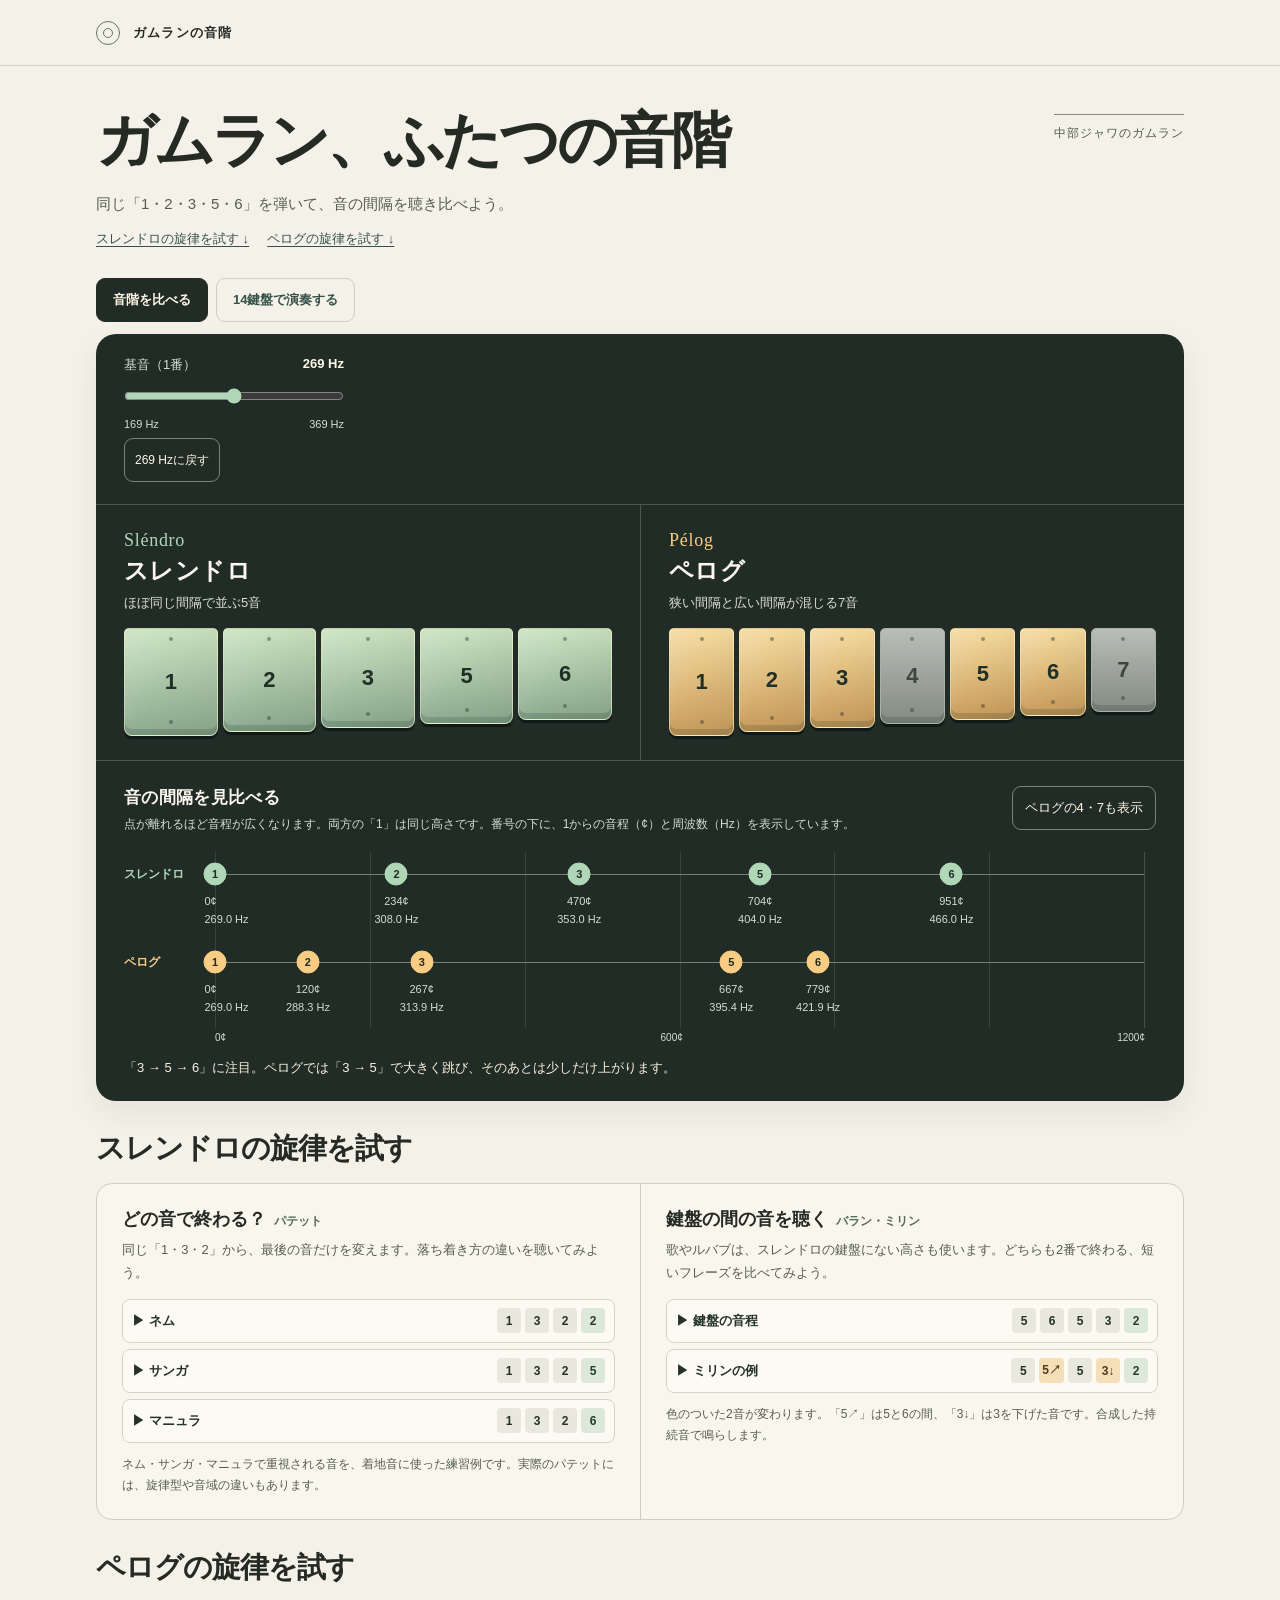
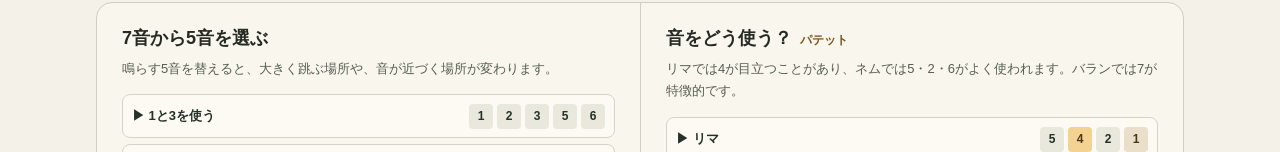
<file: index.html>
<!doctype html>
<html lang="ja">
<head>
  <meta charset="utf-8">
  <meta name="viewport" content="width=device-width,initial-scale=1">
  <meta http-equiv="refresh" content="0; url=gamelan_scale.html?v=20261115-pelog10">
  <title>ガムランの音階</title>
</head>
<body>
  <p><a href="gamelan_scale.html?v=20261115-pelog10">ガムランの音階アプリを開く</a></p>
</body>
</html>
</file>
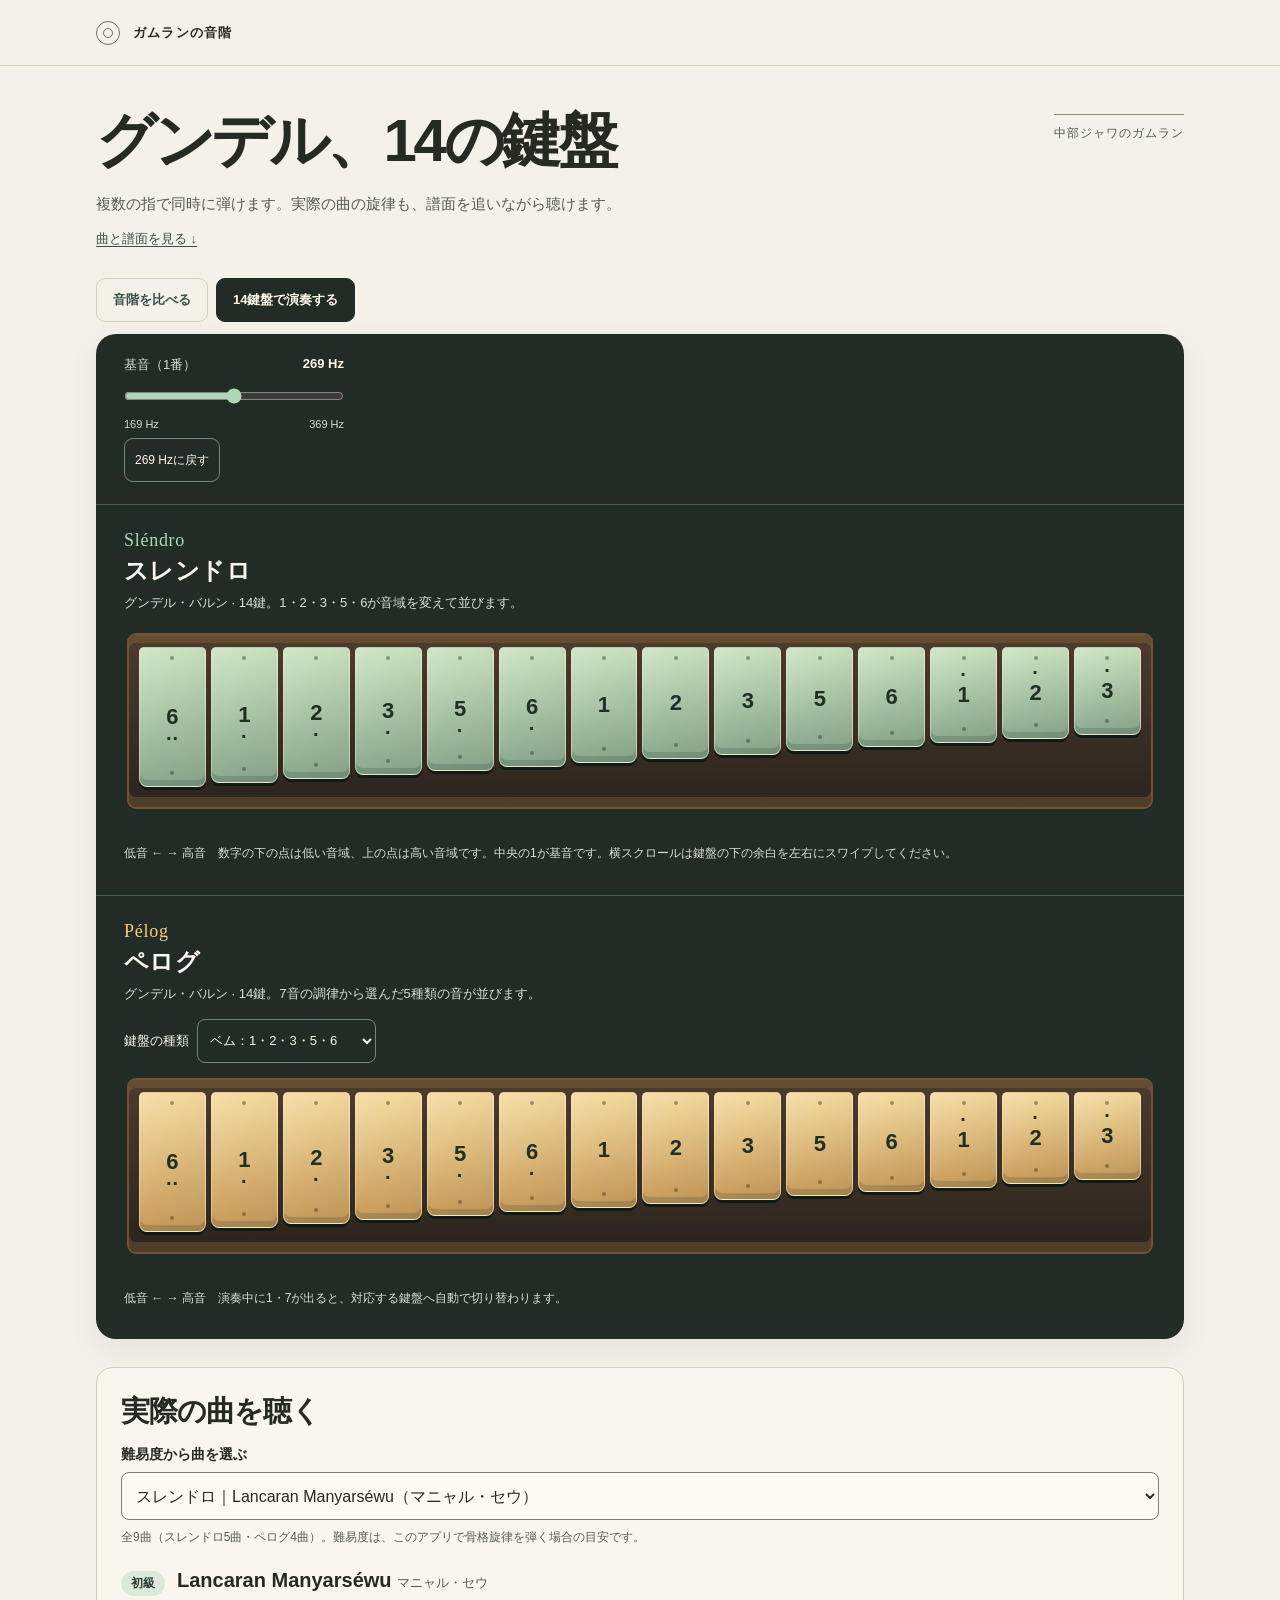
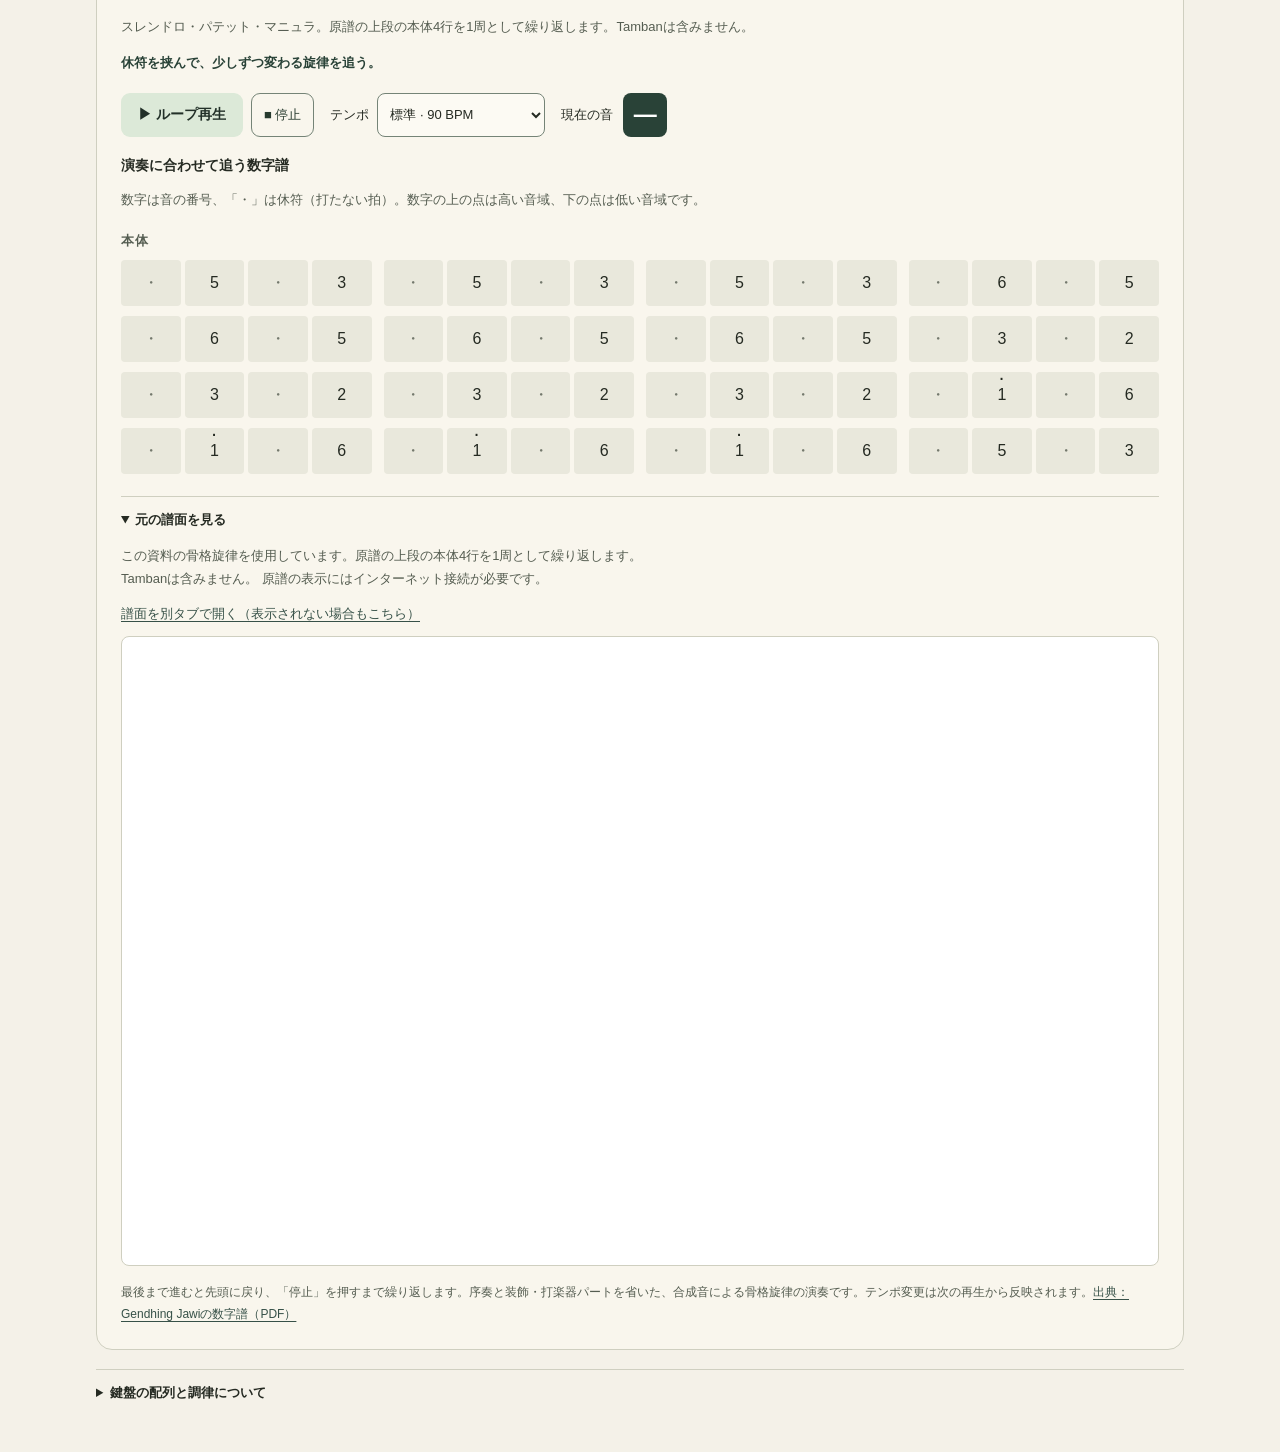
<file: gamelan_keyboard.html>
<!doctype html>
<html lang="ja">
<head>
<meta charset="utf-8">
<meta name="viewport" content="width=device-width,initial-scale=1">
<meta name="description" content="グンデルの14鍵盤を弾き、ガムラン曲の自動演奏と譜面を楽しむ">
<title>ガムラン、14鍵盤で演奏する</title>
<link rel="stylesheet" href="gamelan_scale.css?v=20261115-stop7">
</head>
<body class="keyboard-page">
<header><div class="page mast"><span class="mark" aria-hidden="true"></span>ガムランの音階</div></header>
<main class="page">
  <div class="intro">
    <div><h1>グンデル、14の鍵盤</h1><p>複数の指で同時に弾けます。実際の曲の旋律も、譜面を追いながら聴けます。</p><nav><a href="#song-title">曲と譜面を見る ↓</a></nav></div>
    <span class="region">中部ジャワのガムラン</span>
  </div>
  <nav class="page-nav" aria-label="ページ切り替え"><a href="gamelan_scale.html?v=20261115-pelog10">音階を比べる</a><a href="gamelan_keyboard.html?v=20261115-pelog10" aria-current="page">14鍵盤で演奏する</a></nav>
  <section class="studio" aria-label="グンデルの14鍵盤">
    <div class="toolbar">
      <div class="pitch-control">
        <label for="base-pitch">基音（1番） <output id="base-pitch-value" for="base-pitch">269 Hz</output></label>
        <input id="base-pitch" type="range" min="169" max="369" step="1" value="269" aria-valuetext="269 Hz">
        <div class="pitch-range"><span>169 Hz</span><span>369 Hz</span></div>
        <button type="button" id="reset-pitch" class="minor">269 Hzに戻す</button>
      </div>
      <p class="status" id="status" role="status"></p>
    </div>
    <div class="instruments">
      <section class="instrument" aria-labelledby="slendro-label">
        <span class="roman" lang="jv-Latn">Sléndro</span>
        <h2 id="slendro-label">スレンドロ</h2><p>グンデル・バルン · 14鍵。1・2・3・5・6が音域を変えて並びます。</p>
        <div class="keyboard-scroll" tabindex="0" role="region" aria-label="スレンドロの14鍵。左右にスクロールできます">
          <div class="keys" id="s-keys"></div>
        </div>
        <p class="keyboard-guide">低音 ← → 高音　数字の下の点は低い音域、上の点は高い音域です。中央の1が基音です。横スクロールは鍵盤の下の余白を左右にスワイプしてください。</p>
      </section>
      <section class="instrument pelog" aria-labelledby="pelog-label">
        <span class="roman" lang="jv-Latn">Pélog</span>
        <h2 id="pelog-label">ペログ</h2><p>グンデル・バルン · 14鍵。7音の調律から選んだ5種類の音が並びます。</p>
        <label class="keyboard-layout" for="pelog-layout">鍵盤の種類
          <select id="pelog-layout">
            <option value="bem">ベム：1・2・3・5・6</option>
            <option value="barang">バラン：2・3・5・6・7</option>
          </select>
        </label>
        <div class="keyboard-scroll" tabindex="0" role="region" aria-label="ペログの14鍵。左右にスクロールできます">
          <div class="keys" id="p-keys"></div>
        </div>
        <p class="keyboard-guide">低音 ← → 高音　演奏中に1・7が出ると、対応する鍵盤へ自動で切り替わります。</p>
      </section>
    </div>
  </section>
  <section class="song-player" aria-labelledby="song-title">
    <div class="lesson-head">
      <h2 id="song-title">実際の曲を聴く</h2>
    </div>
    <div class="song-selector">
      <label for="song-select">難易度から曲を選ぶ</label>
      <select id="song-select" aria-describedby="difficulty-note"></select>
      <p id="difficulty-note">難易度は、このアプリで骨格旋律を弾く場合の目安です。</p>
    </div>
    <div class="song-heading"><span id="song-difficulty" class="song-level"></span><h3><span id="song-name"></span> <small id="song-kana"></small></h3></div>
    <p id="song-description"></p>
    <p id="song-practice" class="song-practice"></p>
    <div class="song-controls">
      <div class="song-playback-controls">
        <button type="button" id="play-song" class="action">▶ ループ再生</button>
        <button type="button" id="stop-song" class="minor">■ 停止</button>
      </div>
      <label for="song-tempo">テンポ
        <select id="song-tempo">
          <option value="60">ゆっくり · 60 BPM</option>
          <option value="90" selected>標準 · 90 BPM</option>
          <option value="120">速め · 120 BPM</option>
          <option value="160">さらに速く · 160 BPM</option>
          <option value="180">高速 · 180 BPM</option>
        </select>
      </label>
      <div class="song-now">現在の音 <output id="song-note" aria-label="現在の音">—</output><span id="song-position"></span></div>
    </div>
    <h4 class="score-heading">演奏に合わせて追う数字譜</h4>
    <p class="score-guide">数字は音の番号、「・」は休符（打たない拍）。数字の上の点は高い音域、下の点は低い音域です。</p>
    <div id="song-score" class="song-score" role="group" aria-label="選択した曲の数字譜"></div>
    <details class="original-score" open>
      <summary>元の譜面を見る</summary>
      <p id="original-score-description"></p>
      <p><a id="original-score-link" href="https://gamelanbvg.com/gendhing/pdf/sm/Manyarsewu.pdf" target="_blank" rel="noopener">譜面を別タブで開く（表示されない場合もこちら）</a></p>
      <iframe id="song-pdf" class="score-pdf" title="選択した曲の原譜（PDF）" loading="lazy"></iframe>
    </details>
    <p class="song-source">最後まで進むと先頭に戻り、「停止」を押すまで繰り返します。序奏と装飾・打楽器パートを省いた、合成音による骨格旋律の演奏です。テンポ変更は次の再生から反映されます。<a id="song-source-link" href="https://gamelanbvg.com/gendhing/pdf/sm/Manyarsewu.pdf" target="_blank" rel="noopener">出典の譜面（PDF）</a></p>
  </section>
  <details>
    <summary>鍵盤の配列と調律について</summary>
    <p>14鍵の配置は、低い6から高い3まで並ぶグンデル・バルンを参考にしています。ペログはベム（1・2・3・5・6）とバラン（2・3・5・6・7）を切り替えます。4番を含む7音の比較は、<a href="gamelan_scale.html?v=20261115-pelog10">音階のページ</a>で試せます。</p>
    <p>基音の初期値は269 Hzです。追加した音域は元の調律の周波数をオクターブごとに2倍・半分にして作っています。測定値の出典は<a href="gamelan_scale.html?v=20261115-pelog10">音階のページ</a>に掲載しています。</p>
    <p><a href="https://digilib.isi.ac.id/2133/1/Fisika%20Bunyi%20Gamelan-upload.pdf" target="_blank" rel="noopener">グンデルの鍵盤配列（Fisika Bunyi Gamelan）</a>　<a href="https://pages.hmc.edu/alves/pleng.html" target="_blank" rel="noopener">ペログ・ベムとバランの鍵盤（Bill Alves）</a></p>
  </details>
</main>
<script src="gamelan_audio.js?v=20261115-overlay9"></script>
<script src="gamelan_songs.js?v=20261115-pelog10"></script>
<script src="gamelan_keyboard.js?v=20261115-pelog10"></script>
</body>
</html>
</file>
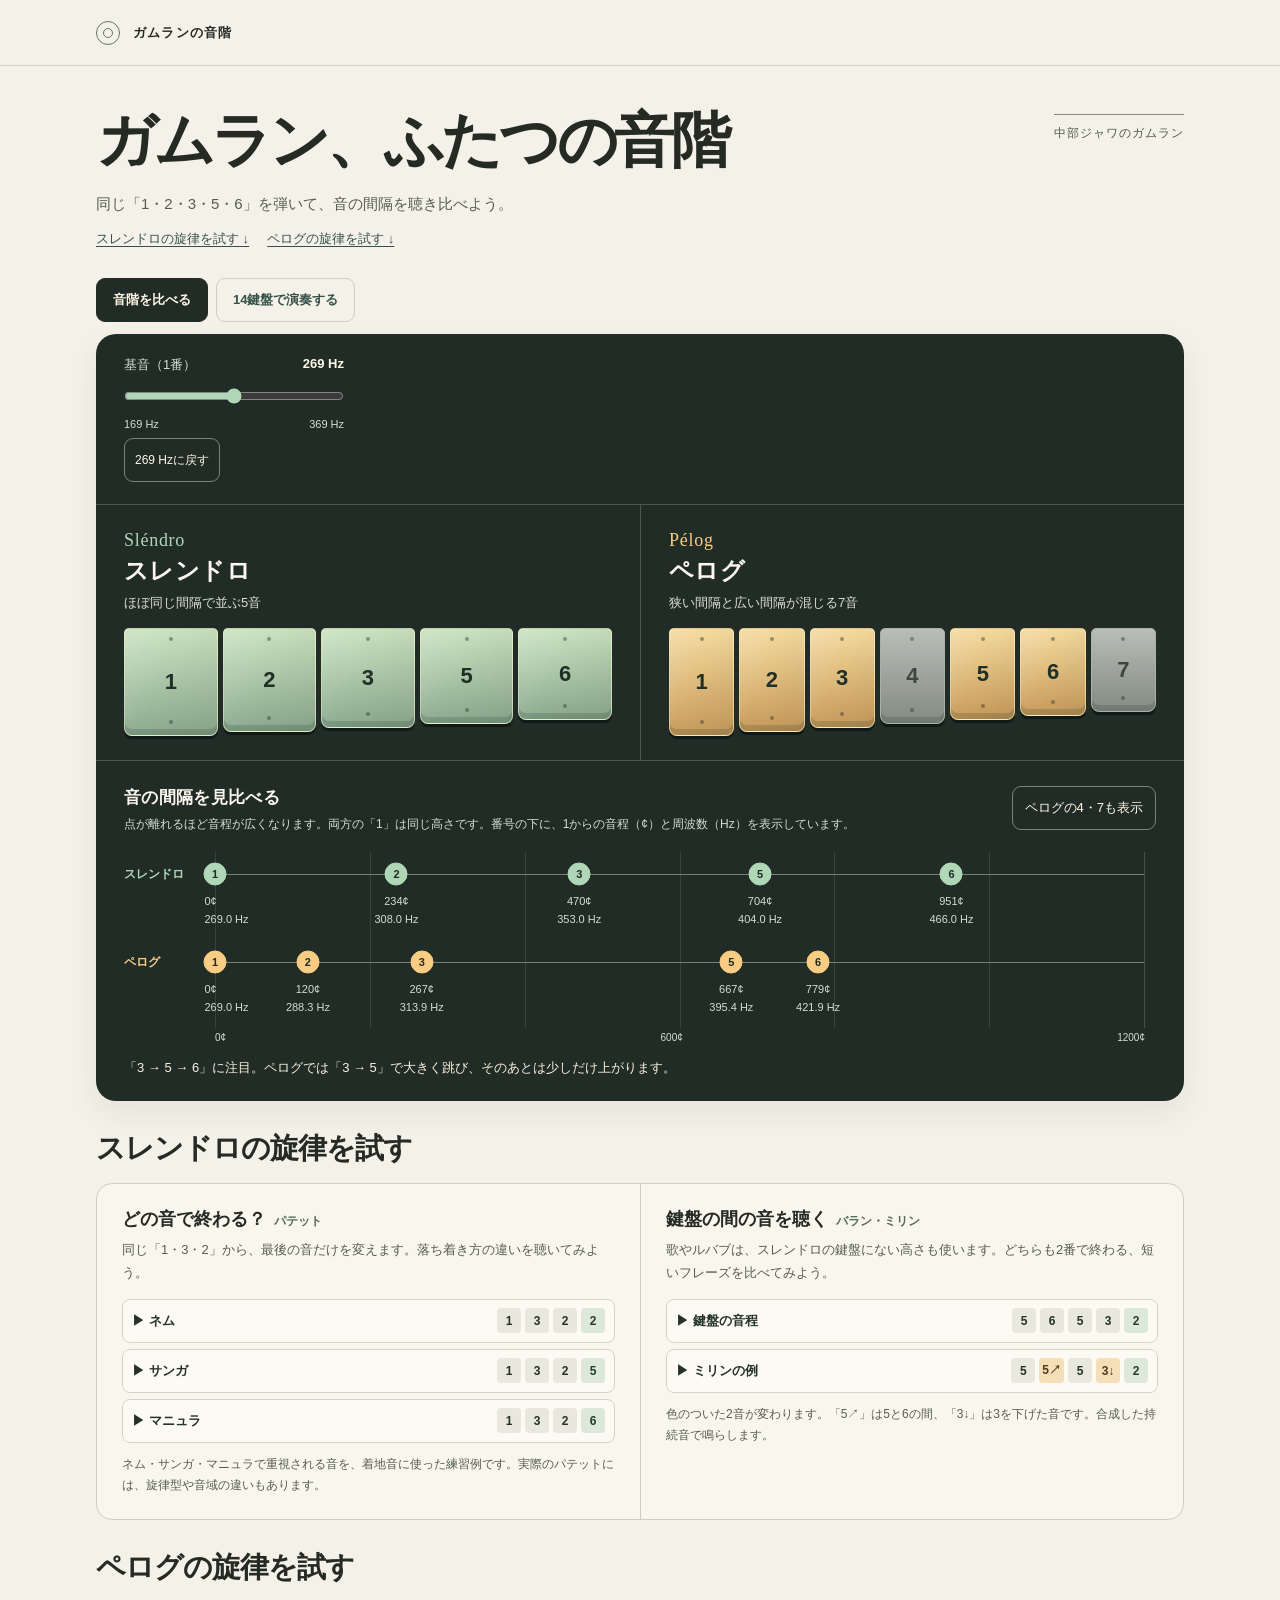
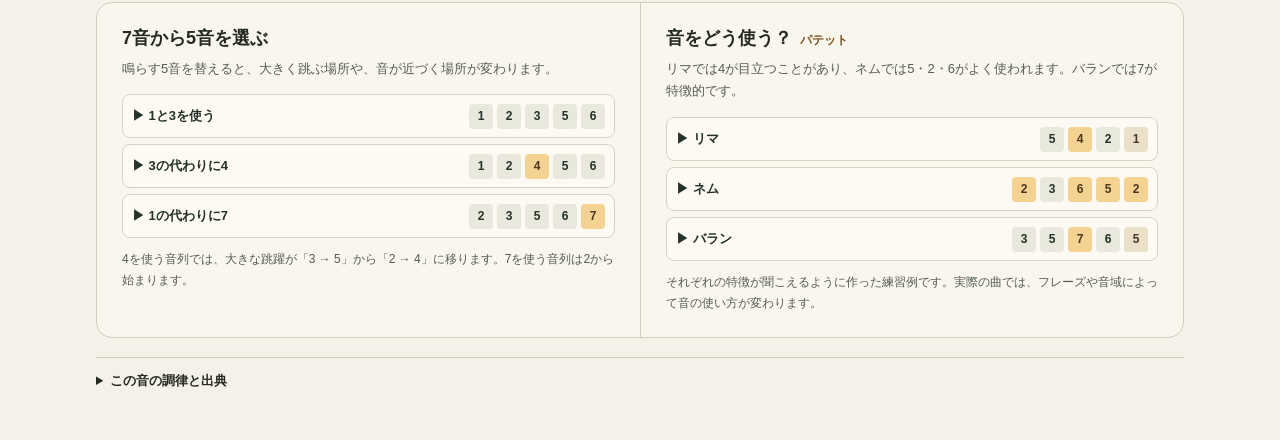
<file: gamelan_scale.html>
<!doctype html>
<html lang="ja">
<head>
<meta charset="utf-8">
<meta name="viewport" content="width=device-width,initial-scale=1">
<meta name="description" content="中部ジャワのスレンドロとペログを弾き比べる音階アプリ">
<title>ガムラン、ふたつの音階</title>
<link rel="stylesheet" href="gamelan_scale.css?v=20261115-stop7">
</head>
<body class="scale-page">
<header><div class="page mast"><span class="mark" aria-hidden="true"></span>ガムランの音階</div></header>
<main class="page">
  <div class="intro">
    <div><h1>ガムラン、ふたつの音階</h1><p>同じ「1・2・3・5・6」を弾いて、音の間隔を聴き比べよう。</p><nav><a href="#slendro-phrases">スレンドロの旋律を試す ↓</a><a href="#pelog-phrases">ペログの旋律を試す ↓</a></nav></div>
    <span class="region">中部ジャワのガムラン</span>
  </div>
  <nav class="page-nav" aria-label="ページ切り替え"><a href="gamelan_scale.html?v=20261115-pelog10" aria-current="page">音階を比べる</a><a href="gamelan_keyboard.html?v=20261115-pelog10">14鍵盤で演奏する</a></nav>
  <section class="studio" aria-label="音階を聴き比べる">
    <div class="toolbar">
      <div class="pitch-control">
        <label for="base-pitch">基音（1番） <output id="base-pitch-value" for="base-pitch">269 Hz</output></label>
        <input id="base-pitch" type="range" min="169" max="369" step="1" value="269" aria-valuetext="269 Hz">
        <div class="pitch-range"><span>169 Hz</span><span>369 Hz</span></div>
        <button type="button" id="reset-pitch" class="minor">269 Hzに戻す</button>
      </div>
      <p class="status" id="status" role="status"></p>
    </div>
    <div class="instruments">
      <section class="instrument" aria-labelledby="slendro-label">
        <span class="roman" lang="jv-Latn">Sléndro</span>
        <h2 id="slendro-label">スレンドロ</h2><p>ほぼ同じ間隔で並ぶ5音</p>
        <div class="keys" id="s-keys"></div>
      </section>
      <section class="instrument pelog" aria-labelledby="pelog-label">
        <span class="roman" lang="jv-Latn">Pélog</span>
        <h2 id="pelog-label">ペログ</h2><p>狭い間隔と広い間隔が混じる7音</p>
        <div class="keys" id="p-keys"></div>
      </section>
    </div>
    <section class="compare" aria-labelledby="distance">
      <div class="plot-head">
        <div><h2 id="distance">音の間隔を見比べる</h2><p id="plot-note">点が離れるほど音程が広くなります。両方の「1」は同じ高さです。番号の下に、1からの音程（¢）と周波数（Hz）を表示しています。</p></div>
        <button id="all-tones" type="button" class="minor" aria-pressed="false">ペログの4・7も表示</button>
      </div>
      <div class="plot" role="group" aria-label="1を基準にした音程図">
        <span class="track-label">スレンドロ</span><div class="track" id="s-track"></div>
        <span class="track-label p">ペログ</span><div class="track p" id="p-track"></div>
        <span></span><div class="axis" aria-hidden="true"><span>0¢</span><span>600¢</span><span>1200¢</span></div>
      </div>
      <p class="caption" id="caption">「3 → 5 → 6」に注目。ペログでは「3 → 5」で大きく跳び、そのあとは少しだけ上がります。</p>
    </section>
  </section>
  <section class="lessons" id="slendro-phrases" aria-labelledby="lessons-label">
    <div class="lesson-head">
      <h2 id="lessons-label">スレンドロの旋律を試す</h2>
    </div>
    <div class="lessons-grid">
      <section class="lesson" aria-labelledby="pathet-label">
        <h3 id="pathet-label">どの音で終わる？<small>パテット</small></h3>
        <p>同じ「1・3・2」から、最後の音だけを変えます。落ち着き方の違いを聴いてみよう。</p>
        <div id="cadence-options" class="phrases"></div>
        <p class="hint">ネム・サンガ・マニュラで重視される音を、着地音に使った練習例です。実際のパテットには、旋律型や音域の違いもあります。</p>
      </section>
      <section class="lesson" aria-labelledby="miring-label">
        <h3 id="miring-label">鍵盤の間の音を聴く<small>バラン・ミリン</small></h3>
        <p>歌やルバブは、スレンドロの鍵盤にない高さも使います。どちらも2番で終わる、短いフレーズを比べてみよう。</p>
        <div id="miring-options" class="phrases"></div>
        <p class="hint">色のついた2音が変わります。「5↗」は5と6の間、「3↓」は3を下げた音です。合成した持続音で鳴らします。</p>
      </section>
    </div>
  </section>
  <section class="lessons pelog-lessons" id="pelog-phrases" aria-labelledby="pelog-lessons-label">
    <div class="lesson-head">
      <h2 id="pelog-lessons-label">ペログの旋律を試す</h2>
    </div>
    <div class="lessons-grid">
      <section class="lesson" aria-labelledby="pelog-five-label">
        <h3 id="pelog-five-label">7音から5音を選ぶ</h3>
        <p>鳴らす5音を替えると、大きく跳ぶ場所や、音が近づく場所が変わります。</p>
        <div id="pelog-five-options" class="phrases"></div>
        <p class="hint">4を使う音列では、大きな跳躍が「3 → 5」から「2 → 4」に移ります。7を使う音列は2から始まります。</p>
      </section>
      <section class="lesson" aria-labelledby="pelog-pathet-label">
        <h3 id="pelog-pathet-label">音をどう使う？<small>パテット</small></h3>
        <p>リマでは4が目立つことがあり、ネムでは5・2・6がよく使われます。バランでは7が特徴的です。</p>
        <div id="pelog-pathet-options" class="phrases"></div>
        <p class="hint">それぞれの特徴が聞こえるように作った練習例です。実際の曲では、フレーズや音域によって音の使い方が変わります。</p>
      </section>
    </div>
  </section>
  <details>
    <summary>この音の調律と出典</summary>
    <p>スレンドロはウォノギリのグンデル・バルン、ペログはオックスフォード所蔵の Kyai Madu Laras のサロン・バルンの測定値をもとにしています。音の間隔を比べやすいよう、両方の1番を同じ高さにそろえ、同じ合成音色で鳴らしています。基音の初期値は269 Hzで、169〜369 Hzに調整できます。調律はセットごとに異なります。100セントは12平均律の半音に相当します。</p>
    <p><a href="https://repository.isi-ska.ac.id/id/eprint/690/1/Lap%20PenelREDIVINISI%20LARAS%20SLENDRO%20Prof%20Has.pdf" target="_blank" rel="noopener">スレンドロの測定表（ISI Surakarta）</a>　<a href="https://jeremymontagu.co.uk/GamelanHandbook.pdf" target="_blank" rel="noopener">ペログの測定表（Bate Collection）</a></p>
    <p>着地音はスマルサムが紹介するマルトパングラウィットの理論（図5）に基づきます。バラン・ミリンは、スマルサムが分析した《Kalunta》の2番で終わる箇所を参考にした練習用の旋律です。中間音には5と6のセント値の中点を使い、3は100セント下げています。</p>
    <p><a href="https://sumarsam.faculty.wesleyan.edu/files/2023/01/3_Discourse_on_Pathet_of_JG.pdf" target="_blank" rel="noopener">パテットの解説（Sumarsam）</a>　<a href="https://www.scribd.com/document/893618907/Kalunta-Sumarsam" target="_blank" rel="noopener">《Kalunta》の分析（Sumarsam、注12）</a></p>
    <p>ペログの3つの音列はスマルサムの入門資料の図3に基づきます。リマ・ネム・バランの旋律は、各パテットの音の使い方をもとに作った練習例です。</p>
    <p><a href="https://sumarsam.faculty.wesleyan.edu/files/2023/01/1_Introduction_to_Javanese_Gamelan.pdf" target="_blank" rel="noopener">ペログの5音の組み合わせ（Sumarsam）</a>　<a href="https://s3.amazonaws.com/arena-attachments/1469756/30926aaf867639a01e09c05b37388634.pdf?1512005928" target="_blank" rel="noopener">音の使い方（Javanese Gamelan Terminology）</a></p>
  </details>
</main>
<script src="gamelan_audio.js?v=20261115-overlay9"></script>
<script src="gamelan_scale.js?v=20261115-scale5"></script>
</body>
</html>
</file>
<file: gamelan_scale.css>
:root{color-scheme:light;--paper:#f4f1e8;--ink:#252a22;--muted:#555d51;--line:#cfcfc0;--night:#222c27;--mint:#afd7b7;--amber:#f8cc83;font-family:"DM Sans","Hiragino Sans","Yu Gothic",Meiryo,sans-serif}
*{box-sizing:border-box}
body{margin:0;background:var(--paper);color:var(--ink);-webkit-text-size-adjust:100%}
button{font:inherit;cursor:pointer;touch-action:manipulation}
button:focus-visible, a:focus-visible, summary:focus-visible, .keyboard-scroll:focus-visible, .keyboard-layout select:focus-visible{outline:3px solid #b96928;outline-offset:4px}
a{color:#375148;text-underline-offset:.25em}
.page{width:min(1088px,calc(100% - 80px));margin:auto}
header{border-bottom:1px solid var(--line)}
.mast{height:65px;display:flex;align-items:center;gap:13px;font-weight:750;letter-spacing:.09em;font-size:13px}
.mark{display:inline-grid;place-content:center;width:24px;height:24px;border:1px solid #657667;border-radius:50%}
.mark::after{content:"";width:8px;height:8px;border:1px solid #657667;border-radius:50%}
.page-nav{margin:0 auto;gap:8px;padding-bottom:12px}
.page-nav a{display:inline-flex;align-items:center;justify-content:center;min-height:44px;padding:8px 16px;border:1px solid var(--line);border-radius:9px;text-decoration:none;font-weight:700}
.page-nav a[aria-current="page"]{background:var(--night);border-color:var(--night);color:#fff7e6}
.page-nav a:hover{border-color:#657667}
.intro{padding:38px 0 30px;display:flex;align-items:end;justify-content:space-between;gap:22px}
h1{margin:0;font-size:clamp(31px,5.2vw,60px);font-weight:800;letter-spacing:-.055em;line-height:1.22}
.intro p{margin:13px 0 0;color:var(--muted);line-height:1.8;font-size:15px}
.region{white-space:nowrap;align-self:start;margin-top:10px;border-top:1px solid #818c7c;padding-top:10px;color:#4e5d4e;font-size:12px;letter-spacing:.08em}
.studio{background:var(--night);color:#fbf7ee;border-radius:20px;overflow:hidden;box-shadow:0 12px 30px #27312412}
.toolbar{border-bottom:1px solid #4b584f;padding:22px 28px;display:flex;justify-content:space-between;align-items:center;gap:12px;flex-wrap:wrap}
.scale-page .toolbar,.keyboard-page .toolbar{display:block}
.action{border-radius:9px;padding:12px 16px;background:#e6eedc;color:#223028;border:1px solid transparent;font-weight:800;font-size:14px;min-height:44px}
.action:hover{background:#fff8e4}
.minor{border:1px solid #77847a;background:transparent;color:#fff7e6;border-radius:9px;padding:12px;font-size:13px;min-height:44px}
.minor:disabled{opacity:.42;cursor:default}
.controls{display:flex;gap:8px;flex-wrap:wrap}
.status{font-size:13px;color:#d3ded4;margin:0}
.status:empty{display:none}
.pitch-control{width:220px;max-width:100%;color:#d3ded4;font-size:13px}
.pitch-control label{display:flex;justify-content:space-between;gap:12px}
.pitch-control output{color:#fff7e6;font-weight:750;font-variant-numeric:tabular-nums}
.pitch-control input{display:block;width:100%;height:44px;margin:0;accent-color:var(--mint);cursor:pointer}
.pitch-control input:focus-visible{outline:3px solid #b96928;outline-offset:4px}
.pitch-range{display:flex;justify-content:space-between;font-size:11px}
.pitch-control .minor{margin-top:8px;padding:6px 10px;font-size:12px}
.instruments{display:grid;grid-template-columns:minmax(0,1fr)}
.instrument{padding:25px 28px 24px;min-width:0;--accent:var(--mint);--key-top:#c9e2bf;--key-bottom:#8baa90}
.instrument.pelog{border-top:1px solid #4b584f;--accent:var(--amber);--key-top:#f4da9e;--key-bottom:#c99c5b}
.instrument h2{font-size:24px;margin:0;letter-spacing:.02em}
.roman{display:block;color:var(--accent);font-family:"Instrument Serif",Georgia,serif;font-size:18px;letter-spacing:.04em;margin-bottom:4px}
.instrument p{color:#d9dfd6;font-size:13px;margin:7px 0 16px}
.keyboard-scroll{position:relative;overflow-x:auto;max-width:100%;padding:5px 3px 28px;scrollbar-color:#8baa90 #18231d;scrollbar-width:thin}
.keys{display:flex;gap:5px;height:176px;min-width:730px;padding:12px 10px 20px;align-items:start;border:2px solid #725139;border-radius:9px;background:linear-gradient(#4e3b2d,#2a241d);box-shadow:inset 0 8px #96704455,inset 0 -10px #96704455}
.key-number{position:relative;line-height:1}
.key-number::after{content:attr(data-dots);position:absolute;left:50%;transform:translateX(-50%);font-size:20px;letter-spacing:1px;line-height:1}
.key-number.lower::after{top:100%}
.key-number.upper::after{bottom:100%}
.instrument .keyboard-guide{font-size:12px;line-height:1.8;margin:6px 0}
.keyboard-layout{display:flex;flex-wrap:wrap;align-items:center;gap:8px;margin-bottom:10px;font-size:13px}
.keyboard-layout select{max-width:100%;min-height:44px;padding:8px;border:1px solid #77847a;border-radius:8px;background:var(--night);color:#fff7e6;font:inherit}
.key{position:relative;display:grid;place-items:center;flex:1;min-width:0;height:calc(100% - var(--step)*4px);border-radius:5px 5px 8px 8px;border:1px solid #fff5cc79;box-shadow:inset 0 -6px #172c252b,0 3px #0f1915;color:#203027;font-size:22px;font-weight:800;background:linear-gradient(110deg,#ffffff26,transparent 40%,#30261412),linear-gradient(var(--key-top),var(--key-bottom));touch-action:none;user-select:none;-webkit-user-select:none;-webkit-touch-callout:none}
.key::before,.key::after{content:"";position:absolute;left:50%;translate:-50% 0;width:4px;height:4px;border-radius:50%;background:#27342c70}
.key::before{top:8px}.key::after{bottom:11px}
.key.active,.key.pressed{background:#fff4d2;color:#263026;box-shadow:0 0 14px #f9ecb953,inset 0 -3px #172c252b}
@media(hover:hover){.key:hover{background:#fff4d2;color:#263026;box-shadow:0 0 14px #f9ecb953,inset 0 -3px #172c252b}}
.scale-page .key.muted-key{background:linear-gradient(#b9bdb7,#838b82);border-color:#aab0a6;color:#3d463d;box-shadow:inset 0 -6px #172c252b,0 3px #0f1915}
.scale-page .key.muted-key:hover,.scale-page .key.muted-key:focus-visible{background:linear-gradient(#d0d4cd,#a0a89c)}
.scale-page .instruments{grid-template-columns:repeat(2,minmax(0,1fr))}
.scale-page .instrument.pelog{border-top:0;border-left:1px solid #4b584f}
.scale-page .keys{min-width:0;height:108px;padding:0;border:0;border-radius:0;background:none;box-shadow:none}
.scale-button{background:none;border:0;padding:0;color:var(--accent);font-size:13px;font-weight:750;min-height:44px}
.scale-button:hover{text-decoration:underline;text-underline-offset:4px}
.compare{padding:25px 28px 22px;border-top:1px solid #4b584f}
.plot-head{display:flex;align-items:start;justify-content:space-between;gap:12px;margin-bottom:17px}
.plot-head h2{font-size:17px;margin:0 0 6px;letter-spacing:.02em}
.plot-head p{font-size:12px;color:#d3ded4;margin:0;line-height:1.65}
.plot{display:grid;grid-template-columns:auto minmax(0,1fr);gap:0 20px;align-items:center;margin-bottom:14px}
.track-label{color:var(--mint);font-size:12px;font-weight:750;align-self:start;padding-top:14px}
.track-label.p{color:var(--amber)}
.track{position:relative;height:88px;margin:0 11px;background:repeating-linear-gradient(to right,#60706756 0px,#60706756 1px,transparent 1px,transparent 16.66667%);border-right:1px solid #60706756;color:var(--mint)}
.track.p{color:var(--amber)}
.track::before{content:"";position:absolute;top:22px;width:100%;border-top:1px solid #758279}
.dot{position:absolute;top:22px;transform:translate(-50%,-50%);display:grid;place-items:center;width:23px;height:23px;border-radius:50%;background:currentColor;border:1px solid currentColor;z-index:1}
.dot span{font-size:11px;font-weight:800;color:#1e2b22}
.dot .dot-metrics{position:absolute;top:calc(100% + 8px);left:50%;transform:translateX(-50%);display:flex;flex-direction:column;align-items:center;width:64px;color:#d3ded4;line-height:1.6;white-space:nowrap;font-variant-numeric:tabular-nums;pointer-events:none}
.dot .dot-metrics span{font-size:11px;color:inherit;font-weight:400}
.dot:first-child .dot-metrics{left:0;transform:none;align-items:flex-start}
.dot.active,.dot.pressed{background:#fff4d2;box-shadow:0 0 0 4px #fff4d251;z-index:2}
.axis{display:flex;justify-content:space-between;margin:4px 11px 0;color:#d3ded4;font-size:10px}
.caption{color:#f9f1dd;font-size:13px;line-height:1.7;margin:0}
details{margin:19px 0 35px;border-top:1px solid var(--line);color:var(--muted);font-size:13px;line-height:1.9}
summary{padding:11px 0;cursor:pointer;font-weight:700;color:var(--ink)}
details p{margin:0 0 11px;max-width:78ch;overflow-wrap:anywhere}
nav{margin-top:13px;display:flex;flex-wrap:wrap;gap:5px 18px;font-size:13px}
.lessons{margin-top:28px}
.lesson-head{display:flex;align-items:center;justify-content:space-between;gap:12px;margin-bottom:14px}
.lesson-head h2{font-size:clamp(20px,4vw,29px);margin:0;letter-spacing:-.035em}
.lessons-grid{display:grid;grid-template-columns:1fr 1fr;border:1px solid var(--line);border-radius:16px;overflow:hidden;background:#f9f6ed}
.lesson{min-width:0;padding:23px 25px}
.lesson + .lesson{border-left:1px solid var(--line)}
.lesson h3{font-size:18px;margin:0 0 8px}
.lesson h3 small{color:#536c57;font-size:12px;font-weight:600;margin-left:8px}
.lesson p{font-size:13px;color:var(--muted);line-height:1.75;margin:0 0 14px}
.phrases{display:grid;gap:6px}
.phrase{display:grid;grid-template-columns:minmax(0,1fr) auto;align-items:center;text-align:left;gap:8px;min-width:0;min-height:44px;padding:6px 9px;border:1px solid #d2d4c6;border-radius:8px;background:#fcfaf3;color:#243229;font-weight:750;font-size:13px}
.phrase:hover{background:#eaf1e2}
.steps{display:flex;gap:4px;align-items:center;flex-wrap:wrap;min-width:0}
.step{display:grid;place-items:center;min-width:24px;height:25px;padding:0 3px;border-radius:4px;background:#e9e8dc;font-size:12px;font-variant-numeric:tabular-nums}
.step.target{background:#dce9d8;color:#283e2f}
.step.changed{background:#f5dfb8;color:#50391f}
.step.active{background:#294237;color:#fff;border-color:#294237;box-shadow:0 0 0 2px #2942373d}
.lesson .hint{font-size:12px;margin:11px 0 0}
.lesson .action{background:#dce9d8;margin:11px 0 0;padding:9px 12px;font-size:13px}
.lesson .action:hover{background:#c9dec8}
.pelog-lessons .lesson h3 small{color:#795421}
.pelog-lessons .action{background:#f4dfb9}
.pelog-lessons .action:hover,.pelog-lessons .phrase:hover{background:#f2d6a2}
.pelog-lessons .step.target{background:#eadfc8;color:#4b371c}
.pelog-lessons .step.changed{background:#f4d292;color:#4b371c}
.pelog-lessons .step.active{background:#694821;color:#fff;box-shadow:0 0 0 2px #6948213d}
.pelog-lessons .lesson-head .minor{border-color:#926c39;color:#573b1d}
.pelog-lessons .lesson-head button{flex-shrink:0}
.lesson-head .minor{border-color:#758477;color:#273a2e}
.song-player{margin-top:28px;padding:24px;border:1px solid var(--line);border-radius:16px;background:#f9f6ed}
.song-player h3{margin:0 0 10px;font-size:20px}
.song-player h3 small{display:inline-block;font-size:13px;color:var(--muted);font-weight:500}
.song-player p{font-size:13px;line-height:1.8;color:var(--muted)}
.song-selector{margin:0 0 20px;min-width:0}
.song-selector label{display:block;margin-bottom:8px;font-size:14px;font-weight:700}
.song-selector select{display:block;width:100%;min-width:0;max-width:100%;min-height:48px;padding:10px;border:1px solid #758477;border-radius:8px;background:#fcfaf3;color:var(--ink);font:inherit;font-size:16px}
.song-selector select:focus-visible{outline:3px solid #b96928;outline-offset:4px}
.song-selector #difficulty-note{margin:7px 0 0;font-size:12px}
.song-heading{display:flex;align-items:baseline;flex-wrap:wrap;gap:8px 12px}
.song-heading h3{min-width:0;overflow-wrap:anywhere}
.song-level{padding:4px 10px;border-radius:20px;background:#dce9d8;color:#294237;font-size:12px;font-weight:700;white-space:nowrap}
.song-player .song-practice{color:#294237;font-weight:700}
.song-controls{display:flex;align-items:center;flex-wrap:wrap;gap:16px;margin:18px 0}
.song-playback-controls{display:flex;align-items:center;gap:8px;max-width:100%}
.song-playback-controls .minor{border-color:#758477;color:#273a2e}
.song-controls .action{background:#dce9d8}
.song-controls label{display:flex;align-items:center;flex-wrap:wrap;gap:8px;font-size:13px}
.song-controls select{max-width:100%;min-height:44px;padding:8px;border:1px solid #758477;border-radius:8px;background:#fcfaf3;color:var(--ink);font:inherit}
.song-controls select:focus-visible{outline:3px solid #b96928;outline-offset:4px}
.song-now{display:flex;align-items:center;gap:10px;font-size:13px}
.song-now output{display:grid;place-items:center;width:44px;height:44px;background:#294237;color:#fff;border-radius:8px;font-size:23px;font-weight:800}
#song-position{min-width:6ch;color:var(--muted);font-variant-numeric:tabular-nums}
.song-score{display:grid;gap:10px}
.song-section-title{margin:8px 0 0;font-size:13px;color:var(--muted);letter-spacing:.04em}
.score-heading{margin:20px 0 12px;font-size:14px}
.song-player .original-score{margin:22px 0 0}
.original-score summary{min-height:44px}
.score-pdf{display:block;width:100%;height:clamp(360px,70vh,760px);border:1px solid var(--line);border-radius:8px;background:#fff}
.song-row{display:grid;grid-template-columns:repeat(4,minmax(0,1fr));gap:12px}
.song-gatra{display:grid;grid-template-columns:repeat(4,minmax(0,1fr));gap:4px}
.song-beat.step{min-width:0;width:100%;height:46px;padding:0;background:#e9e8dc;font-size:16px}
.song-beat.rest{color:#74796d}
.song-beat.active{background:#294237;color:#fff;box-shadow:0 0 0 2px #2942373d}
.song-beat[aria-current="true"]{outline:2px solid #294237;outline-offset:1px}
.song-player .song-source{margin:16px 0 0;font-size:12px;overflow-wrap:anywhere}
@media(max-width:720px){
  .song-player{padding:19px 15px;margin-top:23px}
  .song-controls{gap:12px}
  .song-row{gap:8px}
  .song-gatra{gap:3px}
  .song-beat.step{font-size:14px}
}
@media(max-width:480px){
  .song-row{grid-template-columns:repeat(2,minmax(0,1fr));gap:8px}
  .song-playback-controls{width:100%}
  .song-playback-controls .action{flex:1}
  .song-now{width:100%}
}
@media(max-width:1024px){
  .track{height:168px}
  .dot .dot-metrics{top:calc(100% + 8px + var(--label-row)*40px)}
  .page{width:calc(100% - 48px)}
  .intro{align-items:start}
  .region{display:none}
  .toolbar{display:grid;grid-template-columns:minmax(0,1fr) minmax(200px,260px);gap:16px 24px}
  .pitch-control{width:100%}
  .status{grid-column:1 / -1}
  .status:empty{display:none}
  .lesson{padding:22px 18px}
  .phrase{grid-template-columns:minmax(0,1fr);gap:7px;padding:10px}
  .plot-head{flex-wrap:wrap}
}
@media(max-width:720px){
  .page{width:calc(100% - 36px)}
  .intro{padding:27px 0 22px;display:block}
  .mast{height:53px}
  .instruments,.lessons-grid{grid-template-columns:minmax(0,1fr)}
  .scale-page .instruments{grid-template-columns:minmax(0,1fr)}
  .scale-page .instrument.pelog{border-left:0;border-top:1px solid #4b584f}
  .scale-page .keys{height:100px}
  .instrument.pelog{border-left:0;border-top:1px solid #4b584f}
  .toolbar,.instrument,.compare{padding-left:17px;padding-right:17px}
  .toolbar{grid-template-columns:minmax(0,1fr)}
  .controls .action{flex:1}
  .pitch-control{border-top:1px solid #4b584f;padding-top:16px}
  .instrument{padding-top:19px;padding-bottom:15px}
  .keys{height:164px}
  .compare{padding-top:19px}
  .plot{gap:0 10px}
  .track-label{font-size:10px}
  .plot-head{display:block}
  .plot-head .minor{margin-top:10px;padding:8px}
  .dot{width:19px;height:19px}
  .dot span{font-size:10px}
  .lessons{margin-top:23px}
  .lesson{padding:19px 15px}
  .lesson + .lesson{border-left:0;border-top:1px solid var(--line)}
  .lesson-head{align-items:start}
  .lesson-head h2{min-width:0}
  .lesson-head .minor{flex-shrink:0;white-space:nowrap}
  nav a{display:inline-flex;align-items:center;min-height:44px}
}
@media(max-width:380px){
  .page{width:calc(100% - 24px)}
  h1{font-size:28px}
  .toolbar,.instrument,.compare{padding-left:12px;padding-right:12px}
  .keys{gap:4px}
  .key{padding:0;font-size:20px}
  .plot{grid-template-columns:minmax(0,1fr);gap:0}
  .track-label{margin-top:8px;padding-top:0}
  .plot > span:empty{display:none}
  .studio{border-radius:14px}
}
@media(orientation:landscape) and (max-width:1024px) and (max-height:600px){
  .keyboard-page .page{width:calc(100% - 24px)}
  .keyboard-page .instrument{padding-left:12px;padding-right:12px}
  .keyboard-page .keys{width:100%;min-width:0;height:144px;gap:clamp(2px,.5vw,5px);padding:10px 6px 16px}
  .keyboard-page .key{flex:1 1 0;padding:0;font-size:clamp(16px,2.5vw,22px)}
}
@media(prefers-reduced-motion:reduce){*{scroll-behavior:auto}}
</file>
